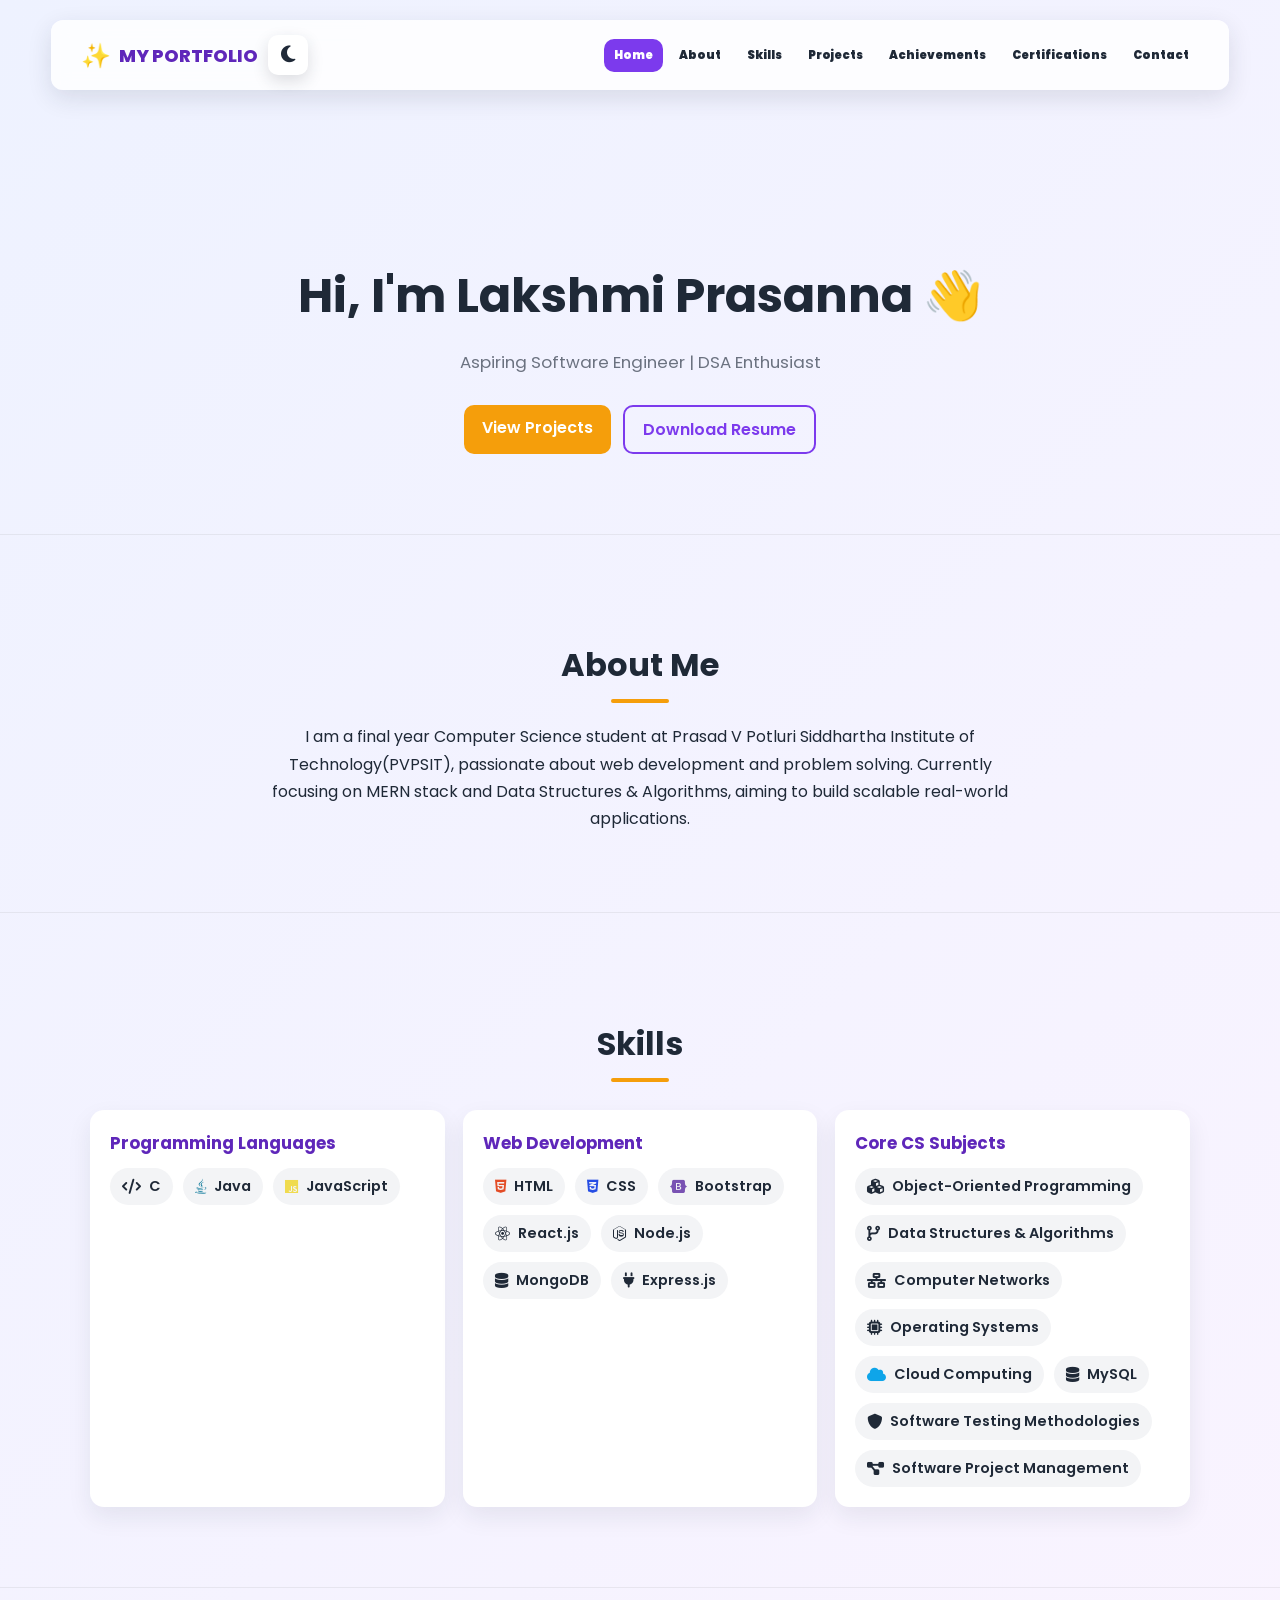
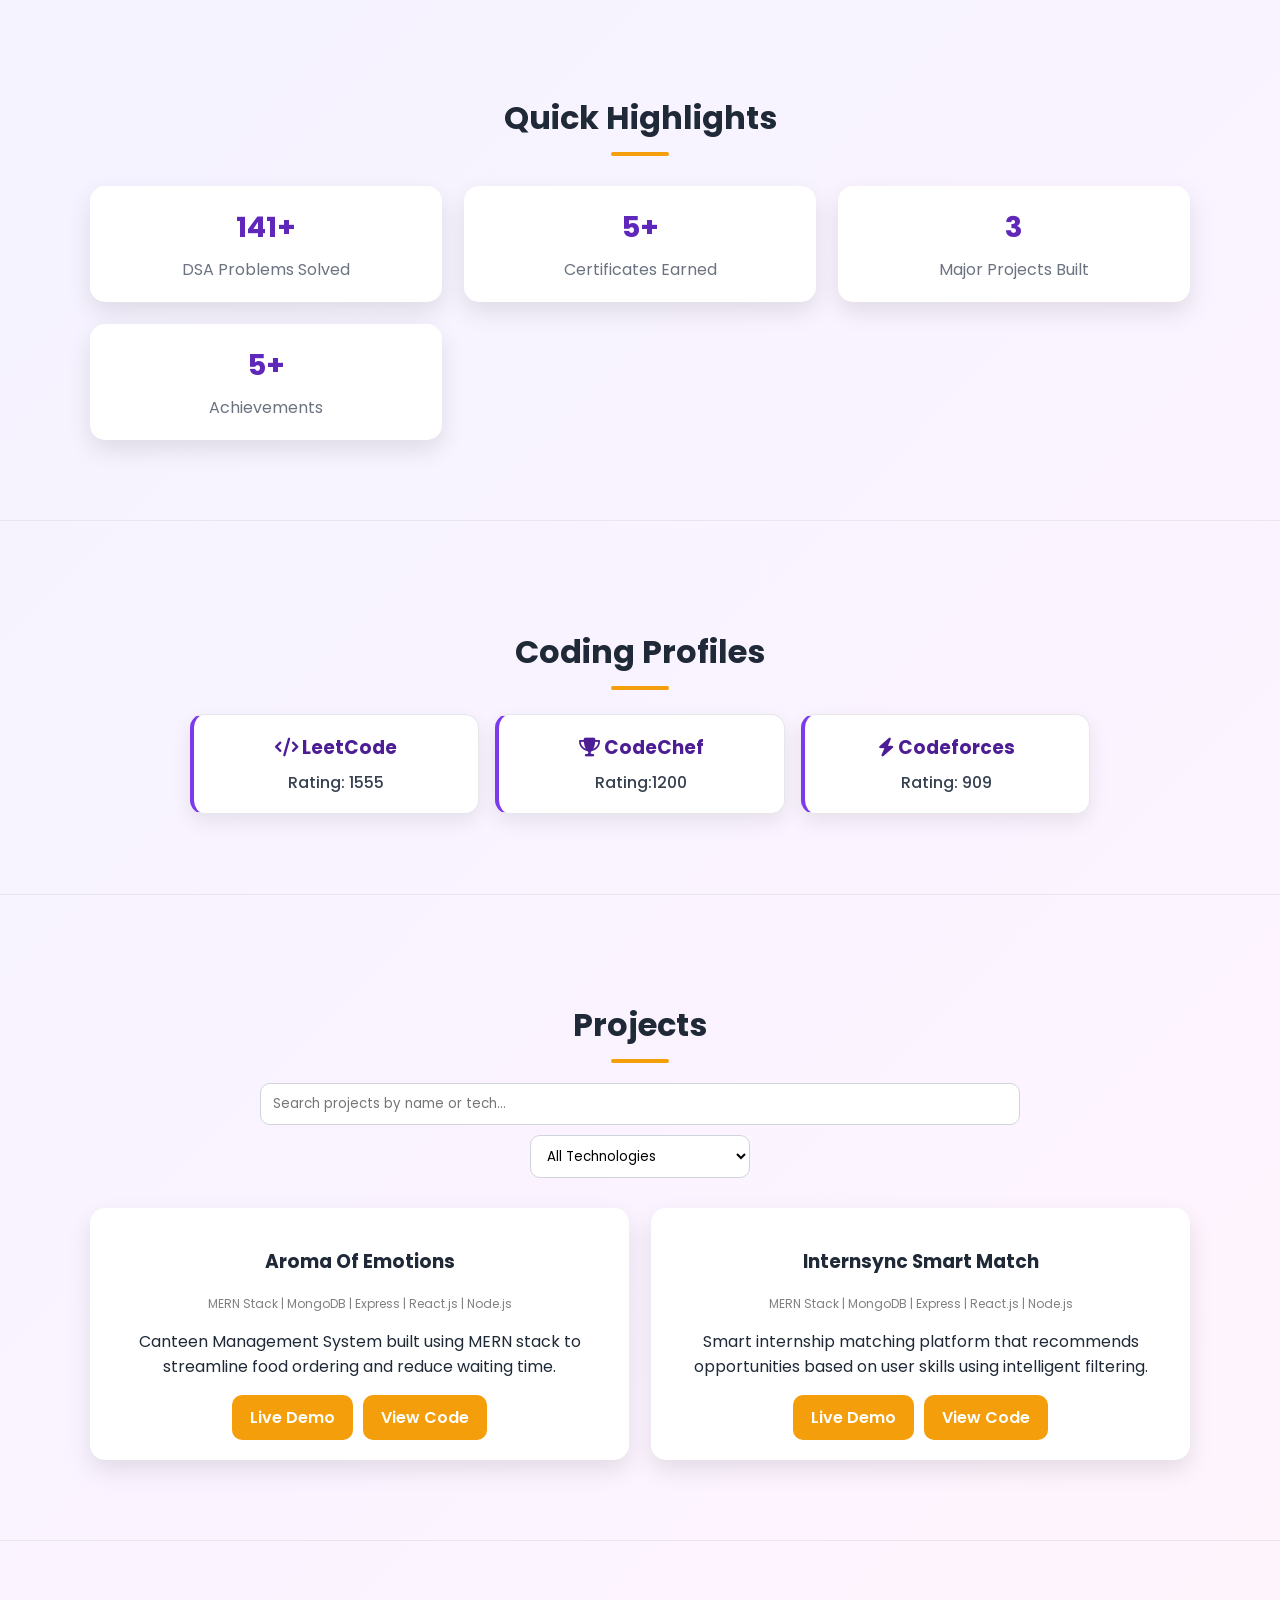
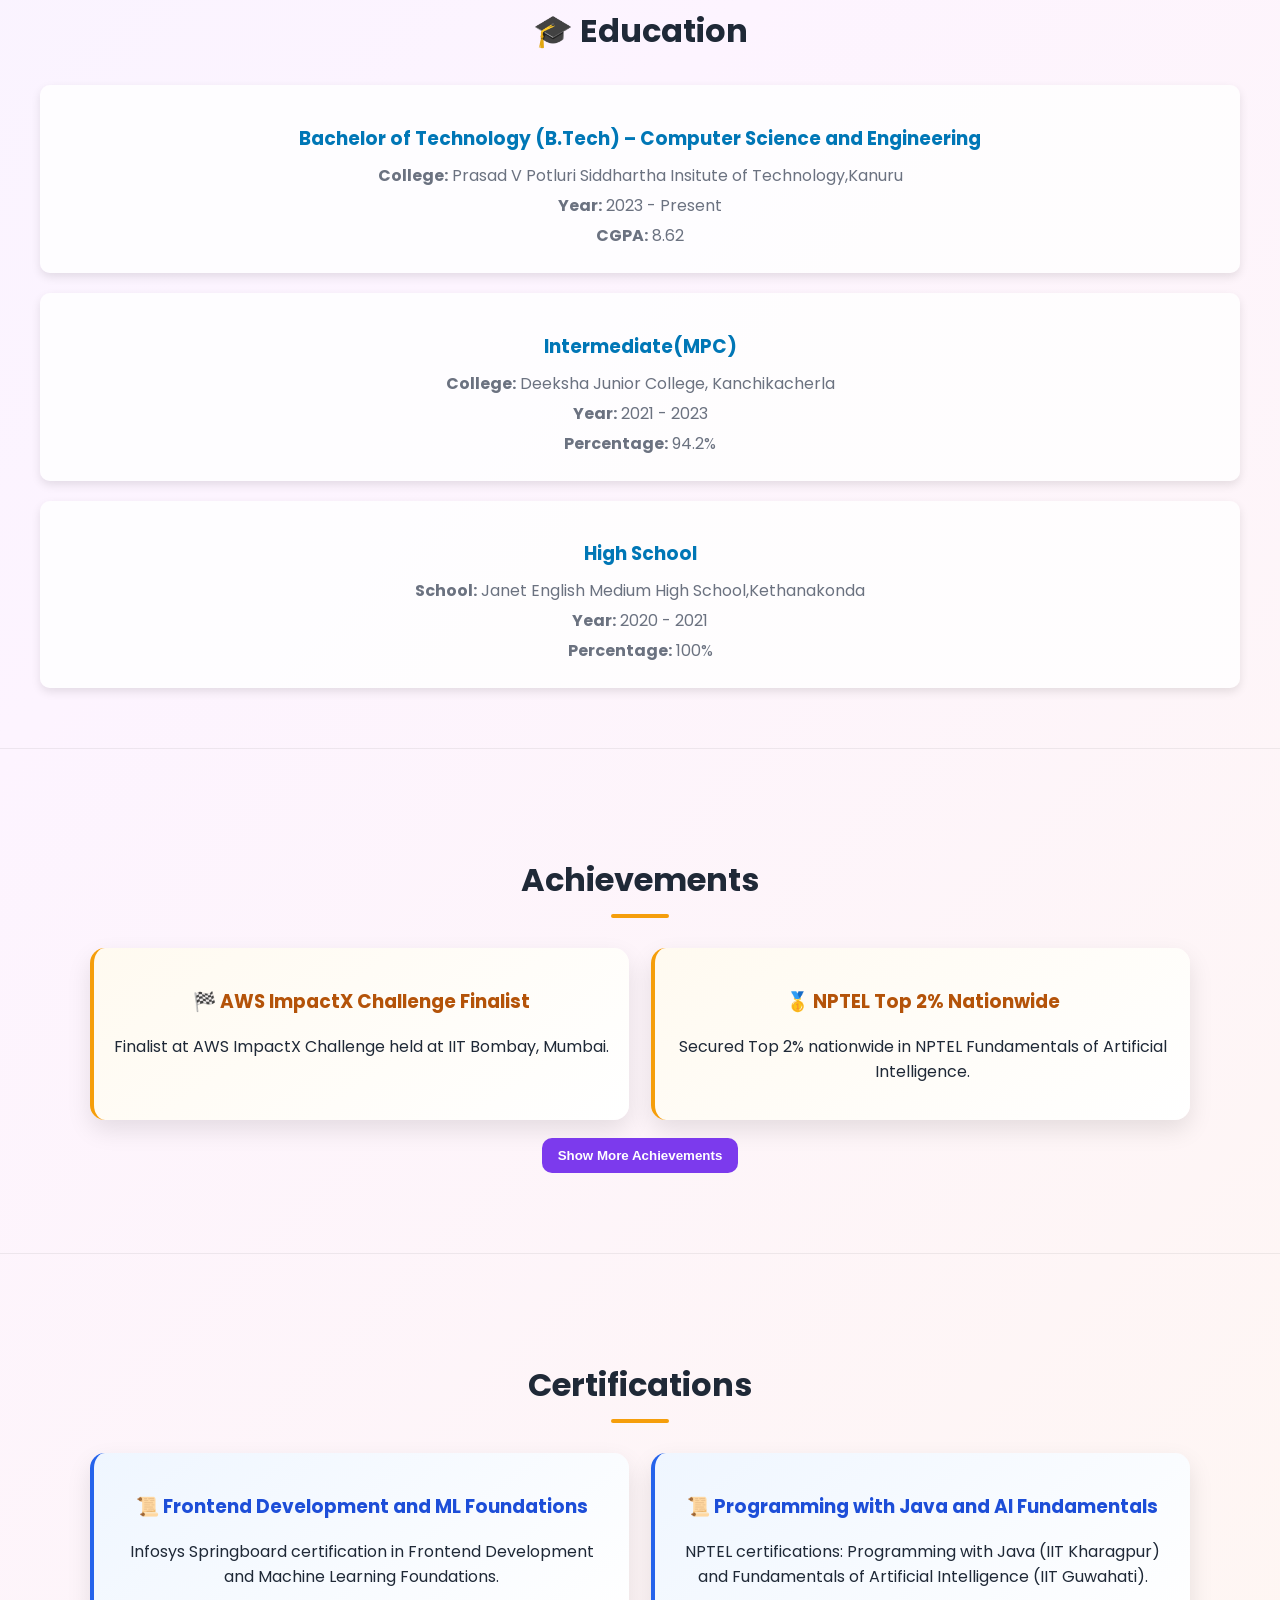
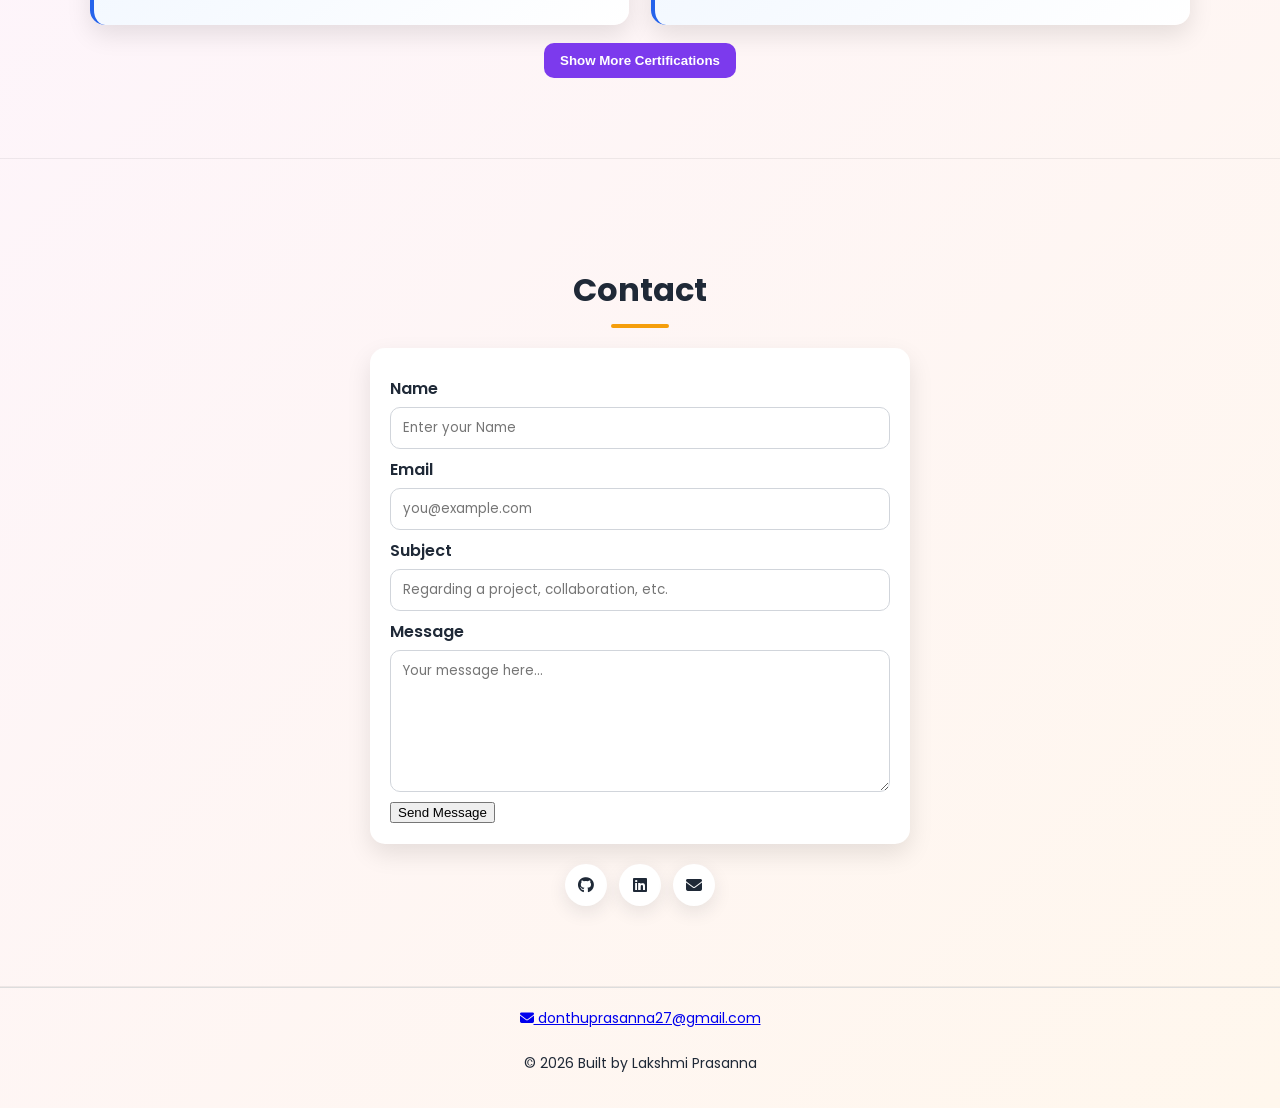
<file: Portfolio/index.html>
<!DOCTYPE html>
<html lang="en">
<head>
  <meta charset="UTF-8" />
  <meta name="viewport" content="width=device-width, initial-scale=1.0" />
  <title>My Portfolio</title>
  <link rel="preconnect" href="https://fonts.googleapis.com" />
  <link rel="preconnect" href="https://fonts.gstatic.com" crossorigin />
  <link href="https://fonts.googleapis.com/css2?family=Poppins:wght@400;500;600;700;800&display=swap" rel="stylesheet" />
  <link rel="stylesheet" href="https://cdnjs.cloudflare.com/ajax/libs/font-awesome/6.5.0/css/all.min.css" />
  <link rel="stylesheet" href="Styles.css" />
</head>
<body>
  <nav class="navbar" id="navbar">
    <div class="logo-container">
      <span class="logo-icon">✨</span>
      <span class="logo-text">MY PORTFOLIO</span>
    </div>

    <div class="nav-actions">
      <button id="themeToggle" class="theme-toggle" aria-label="Toggle dark mode">
        <i class="fa-solid fa-moon"></i>
      </button>
      <button class="menu-toggle" id="menuToggle" aria-label="Toggle menu">
        <i class="fa-solid fa-bars"></i>
      </button>
    </div>

    <div class="nav-links" id="navLinks">
      <a href="#home">Home</a>
      <a href="#about">About</a>
      <a href="#skills">Skills</a>
      <a href="#projects">Projects</a>
      <a href="#achievements">Achievements</a>
      <a href="#certifications">Certifications</a>
      <a href="#contact">Contact</a>
    </div>
  </nav>

  <section id="home" class="hero reveal">
    <h1>Hi, I'm Lakshmi Prasanna 👋</h1>
    <p id="typing"></p>
    <div class="hero-actions">
  <a href="#projects" class="btn">View Projects</a>
  <a href="Prasanna_Resume.pdf" class="btn btn-outline" download>Download Resume</a>
</div>
  </section>
 
  <section id="about" class="about reveal">
    <h2 class="section-title">About Me</h2>
    <p>
      I am a final year Computer Science student at Prasad V Potluri Siddhartha Institute of Technology(PVPSIT), passionate about web development and problem solving.
      Currently focusing on MERN stack and Data Structures &amp; Algorithms, aiming to build scalable real-world applications.
    </p>
  </section>

  <section id="skills" class="skills reveal">
    <h2 class="section-title">Skills</h2>

    <div class="skills-groups">
      <article class="skill-group">
        <h3>Programming Languages</h3>
      <ul>
        <li><i class="fa-solid fa-code"></i> C</li>
        <li><i class="fa-brands fa-java"></i> Java</li>
        <li><i class="fa-brands fa-js"></i> JavaScript</li>
      </ul>
      </article>

      <article class="skill-group">
        <h3>Web Development</h3>
        <ul>
        <li><i class="fa-brands fa-html5"></i> HTML</li>
        <li><i class="fa-brands fa-css3-alt"></i> CSS</li>
        <li><i class="fa-brands fa-bootstrap"></i> Bootstrap</li>
        <li><i class="fa-brands fa-react"></i> React.js</li>
        <li><i class="fa-brands fa-node-js"></i> Node.js</li>
        <li><i class="fa-solid fa-database"></i> MongoDB</li>
        <li><i class="fa-solid fa-plug"></i> Express.js</li>
      </ul>
      </article>

      <article class="skill-group">
        <h3>Core CS Subjects</h3>
         <ul>
        <li><i class="fa-solid fa-cubes"></i> Object-Oriented Programming</li>
        <li><i class="fa-solid fa-code-branch"></i> Data Structures & Algorithms</li>
        <li><i class="fa-solid fa-network-wired"></i> Computer Networks</li>
        <li><i class="fa-solid fa-microchip"></i> Operating Systems</li>
        <li><i class="fa-solid fa-cloud"></i> Cloud Computing</li>
        <li><i class="fa-solid fa-database"></i> MySQL</li>
        <li><i class="fa-solid fa-shield"></i> Software Testing Methodologies</li>
        <li><i class="fa-solid fa-diagram-project"></i> Software Project Management</li>
      </ul>
      </article>
    </div>
  </section>

  <section id="stats" class="stats reveal">
    <h2 class="section-title">Quick Highlights</h2>
    <div class="stats-grid">
      <div class="stat-card">
        <h3><span class="counter" data-target="150">0</span>+</h3>
        <p>DSA Problems Solved</p>
      </div>
      <div class="stat-card">
        <h3><span class="counter" id="certCounter" data-target="0">0</span>+</h3>
        <p>Certificates Earned</p>
      </div>
      <div class="stat-card">
        <h3><span class="counter" data-target="3">0</span></h3>
        <p>Major Projects Built</p>
      </div>
      <div class="stat-card">
        <h3><span class="counter" id="achievementCounter" data-target="0">0</span>+</h3>
        <p>Achievements</p>
      </div>
    </div>
  </section>
 <section id="profiles" class="profiles reveal">
  <h2 class="section-title">Coding Profiles</h2>
  <div class="profiles-grid">
    <a class="profile-card" href="https://leetcode.com/donthuprasanna9" target="_blank">
      <h3><i class="fa-solid fa-code"></i> LeetCode</h3>
      <p>Rating: 1555 </p>
    </a>

    <a class="profile-card" href="https://www.codechef.com/users/donthuprasanna9" target="_blank">
      <h3><i class="fa-solid fa-trophy"></i> CodeChef</h3>
      <p>Rating:1200 </p>
    </a>

    <a class="profile-card" href="https://codeforces.com/profile/donthuprasanna9" target="_blank">
      <h3><i class="fa-solid fa-bolt"></i> Codeforces</h3>
      <p>Rating: 909</p>
    </a>
  </div>
</section>
  <section id="projects" class="projects reveal">
    <h2 class="section-title">Projects</h2>

    <div class="project-controls">
      <input id="projectSearch" type="text" placeholder="Search projects by name or tech..." />
      <select id="techFilter" aria-label="Filter by technology">
        <option value="all">All Technologies</option>
        <option value="mern">MERN</option>
        <option value="react">React</option>
        <!-- <option value="node">Node</option> -->
      </select>
    </div>

    <div class="projects-container">
      <article class="project-card" data-tech="mern react node mongodb express">
        <h3>Aroma Of Emotions</h3>
        <p class="tech">MERN Stack | MongoDB | Express | React.js | Node.js</p>
        <p>Canteen Management System built using MERN stack to streamline food ordering and reduce waiting time.</p>
        <div class="card-actions">
          <a href="https://mern-project-frontend-olt6.onrender.com/" target="_blank" class="btn">Live Demo</a>
          <a href="https://github.com/prasanna2705/AromaOfEmotions-MERN" target="_blank" class="btn">View Code</a>
        </div>
      </article>

      <article class="project-card" data-tech="mern react node mongodb express">
        <h3>Internsync Smart Match</h3>
        <p class="tech">MERN Stack | MongoDB | Express | React.js | Node.js</p>
        <p>Smart internship matching platform that recommends opportunities based on user skills using intelligent filtering.</p>
        <div class="card-actions">
          <a href="https://intern-sync-smart-match.vercel.app/" target="_blank" class="btn">Live Demo</a>
          <a href="https://github.com/prasanna2705/Internsync-SmartMatch" target="_blank" class="btn">View Code</a>
        </div>
      </article>
    </div>
  </section>

<section id="education">
    <h2>🎓 Education</h2>

    <div class="education-item">
        <h3>Bachelor of Technology (B.Tech) – Computer Science and Engineering</h3>
        <p><strong>College:</strong> Prasad V Potluri Siddhartha Insitute of Technology,Kanuru</p>
        <p><strong>Year:</strong> 2023 - Present</p>
        <p><strong>CGPA:</strong> 8.62</p>
    </div>

    <div class="education-item">
        <h3>Intermediate(MPC) </h3>
        <p><strong>College:</strong> Deeksha Junior College, Kanchikacherla</p>
        <p><strong>Year:</strong> 2021 - 2023</p>
        <p><strong>Percentage:</strong> 94.2%</p>
    </div>

    <div class="education-item">
        <h3>High School</h3>
        <p><strong>School:</strong> Janet English Medium High School,Kethanakonda</p>
        <p><strong>Year:</strong> 2020 - 2021</p>
        <p><strong>Percentage:</strong> 100%</p>
    </div>
</section>

  <section id="achievements" class="achievements reveal">
    <h2 class="section-title">Achievements</h2>
    <div class="achievements-grid">
      <div class="card achievement-item achievement-card">
        <h3>🏁 AWS ImpactX Challenge Finalist</h3>
        <p>Finalist at AWS ImpactX Challenge held at IIT Bombay, Mumbai.</p>
      </div>
      <div class="card achievement-item achievement-card">
        <h3>🥇 NPTEL Top 2% Nationwide</h3>
        <p>Secured Top 2% nationwide in NPTEL Fundamentals of Artificial Intelligence.</p>
      </div>
      <div class="card achievement-item achievement-card more-item hidden-item">
        <h3>💡 Smart India Hackathon Selection</h3>
        <p>Selected for Smart India Hackathon (SIH), College Round participant.</p>
      </div>
      <div class="card achievement-item achievement-card more-item hidden-item">
        <h3>🛩️ Rolls-Royce Wings4Her Scholar</h3>
        <p>Awarded Rolls-Royce Wings4Her Scholarship for academic excellence.</p>
      </div>
      <div class="card achievement-item achievement-card more-item hidden-item">
        <h3>🏆 CodeChef Diamond Badge</h3>
        <p>Achieved Diamond Badge on CodeChef for a consistent problem-solving streak.</p>
      </div>
    </div>
    <button class="toggle-more-btn" id="toggleAchievementsBtn" type="button">Show More Achievements</button>
  </section>

  <section id="certifications" class="certifications reveal">
    <h2 class="section-title">Certifications</h2>
    <div class="achievements-grid certifications-grid" id="certificationsGrid">
      <div class="card cert-item cert-card">
        <h3>📜 Frontend Development and ML Foundations</h3>
        <p>Infosys Springboard certification in Frontend Development and Machine Learning Foundations.</p>
      </div>
      <div class="card cert-item cert-card">
        <h3>📜 Programming with Java and AI Fundamentals</h3>
        <p>NPTEL certifications: Programming with Java (IIT Kharagpur) and Fundamentals of Artificial Intelligence (IIT Guwahati).</p>
      </div>
      <div class="card cert-item cert-card more-item hidden-item">
        <h3>📜 Computer Science 101 (CSX0001)</h3>
        <p>Stanford University Computer Science 101 certification.</p>
      </div>
       <div class="card cert-item cert-card more-item hidden-item">
        <h3>📜TechA AWS Certified Developer Certification</h3>
        <p>Infosys SpringBoard:Cloud Computing.</p>
      </div>
      <div class="card cert-item cert-card more-item hidden-item">
        <h3>📜 Virtual Internship in Networking</h3>
        <p>Completed Virtual Internship Program in Networking by Cisco.</p>
      </div>
    </div>
    <button class="toggle-more-btn" id="toggleCertificationsBtn" type="button">Show More Certifications</button>
  </section>

  <section id="contact" class="contact reveal">
    <h2 class="section-title">Contact</h2>
    <form action="https://formspree.io/f/xkokjpwb" method="POST">
      <label for="name">Name</label>
      <input id="name" type="text" name="name" placeholder="Enter your Name" required />

      <label for="email">Email</label>
      <input id="email" type="email" name="email" placeholder="you@example.com" required />

      <label for="subject">Subject</label>
      <input id="subject" type="text" name="subject" placeholder="Regarding a project, collaboration, etc." />

      <label for="message">Message</label>
      <textarea id="message" name="message" placeholder="Your message here..." rows="6" required></textarea>

      <button id="submitBtn" type="submit">Send Message</button>
    </form>

    <div class="social-icons">
      <a href="https://github.com/prasanna2705" target="_blank" aria-label="GitHub">
        <i class="fa-brands fa-github"></i>
      </a>
      <a href="https://linkedin.com/in/lakshmi-prasanna-donthu" target="_blank" aria-label="LinkedIn">
        <i class="fa-brands fa-linkedin"></i>
      </a>
       <a href="mailto:donthuprasanna27@gmail.com">
    <i class="fa-solid fa-envelope"></i>
  </a>
    </div>
  </section>

  <button id="backToTop" aria-label="Back to top">
    <i class="fa-solid fa-arrow-up"></i>
  </button>
   <footer>
    <a href="mailto:donthuprasanna27@gmail.com">
      <i class="fa-solid fa-envelope"></i>
      donthuprasanna27@gmail.com
    </a>
  <p>© 2026 Built by Lakshmi Prasanna</p>
</footer>
  <script src="Scripts.js"></script>
</body>
</html>
</file>
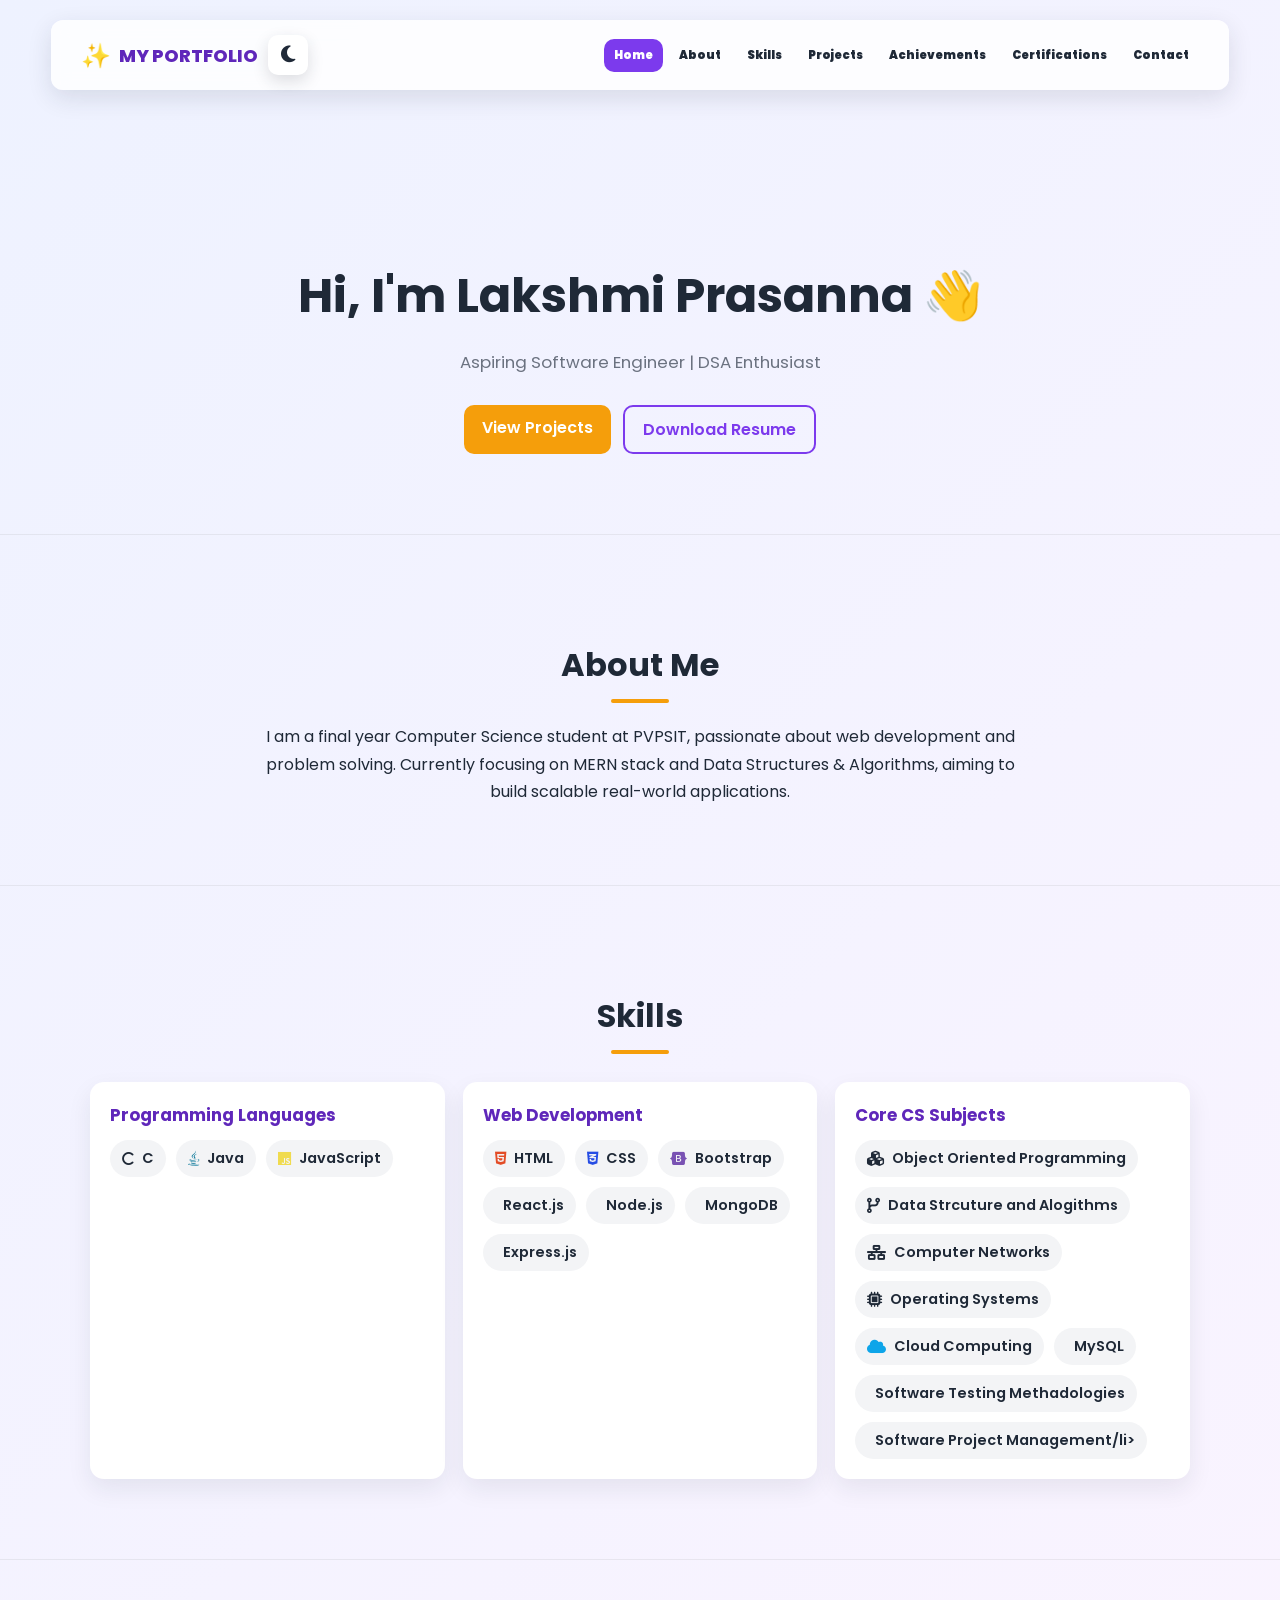
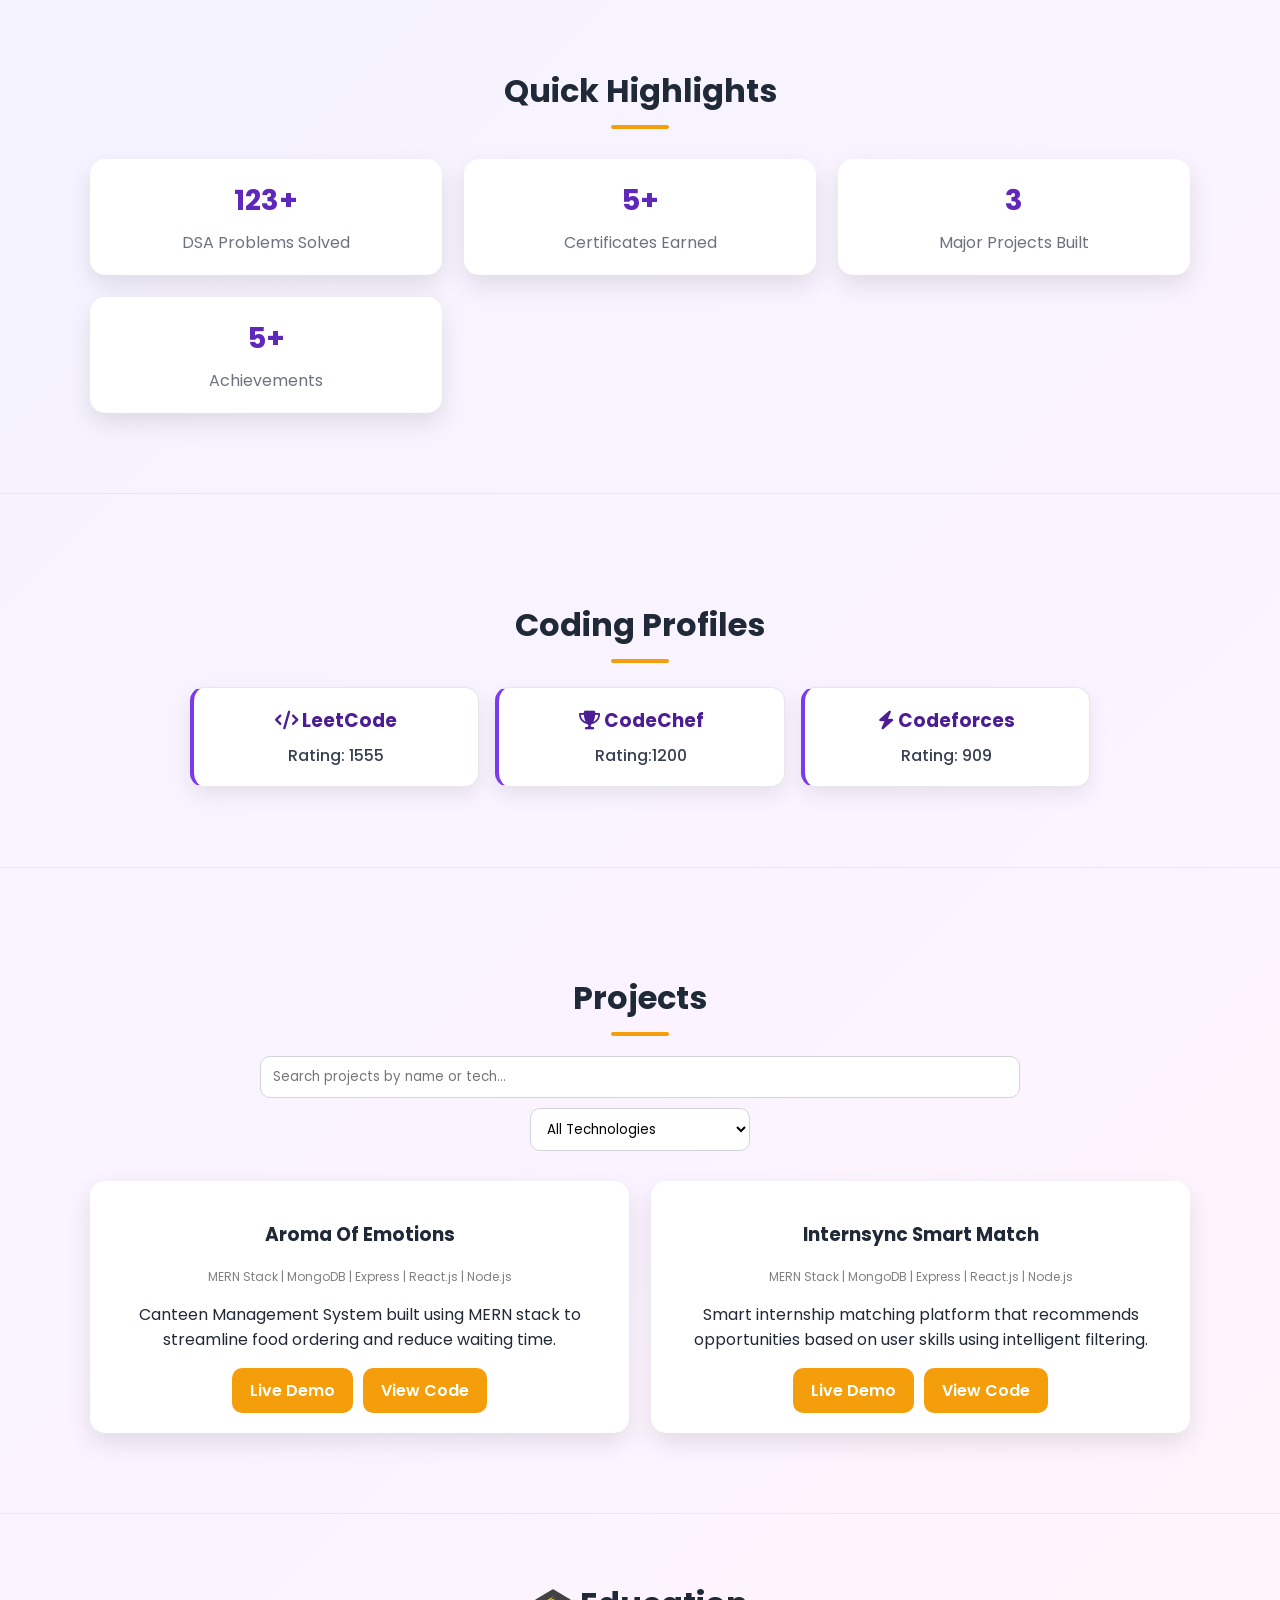
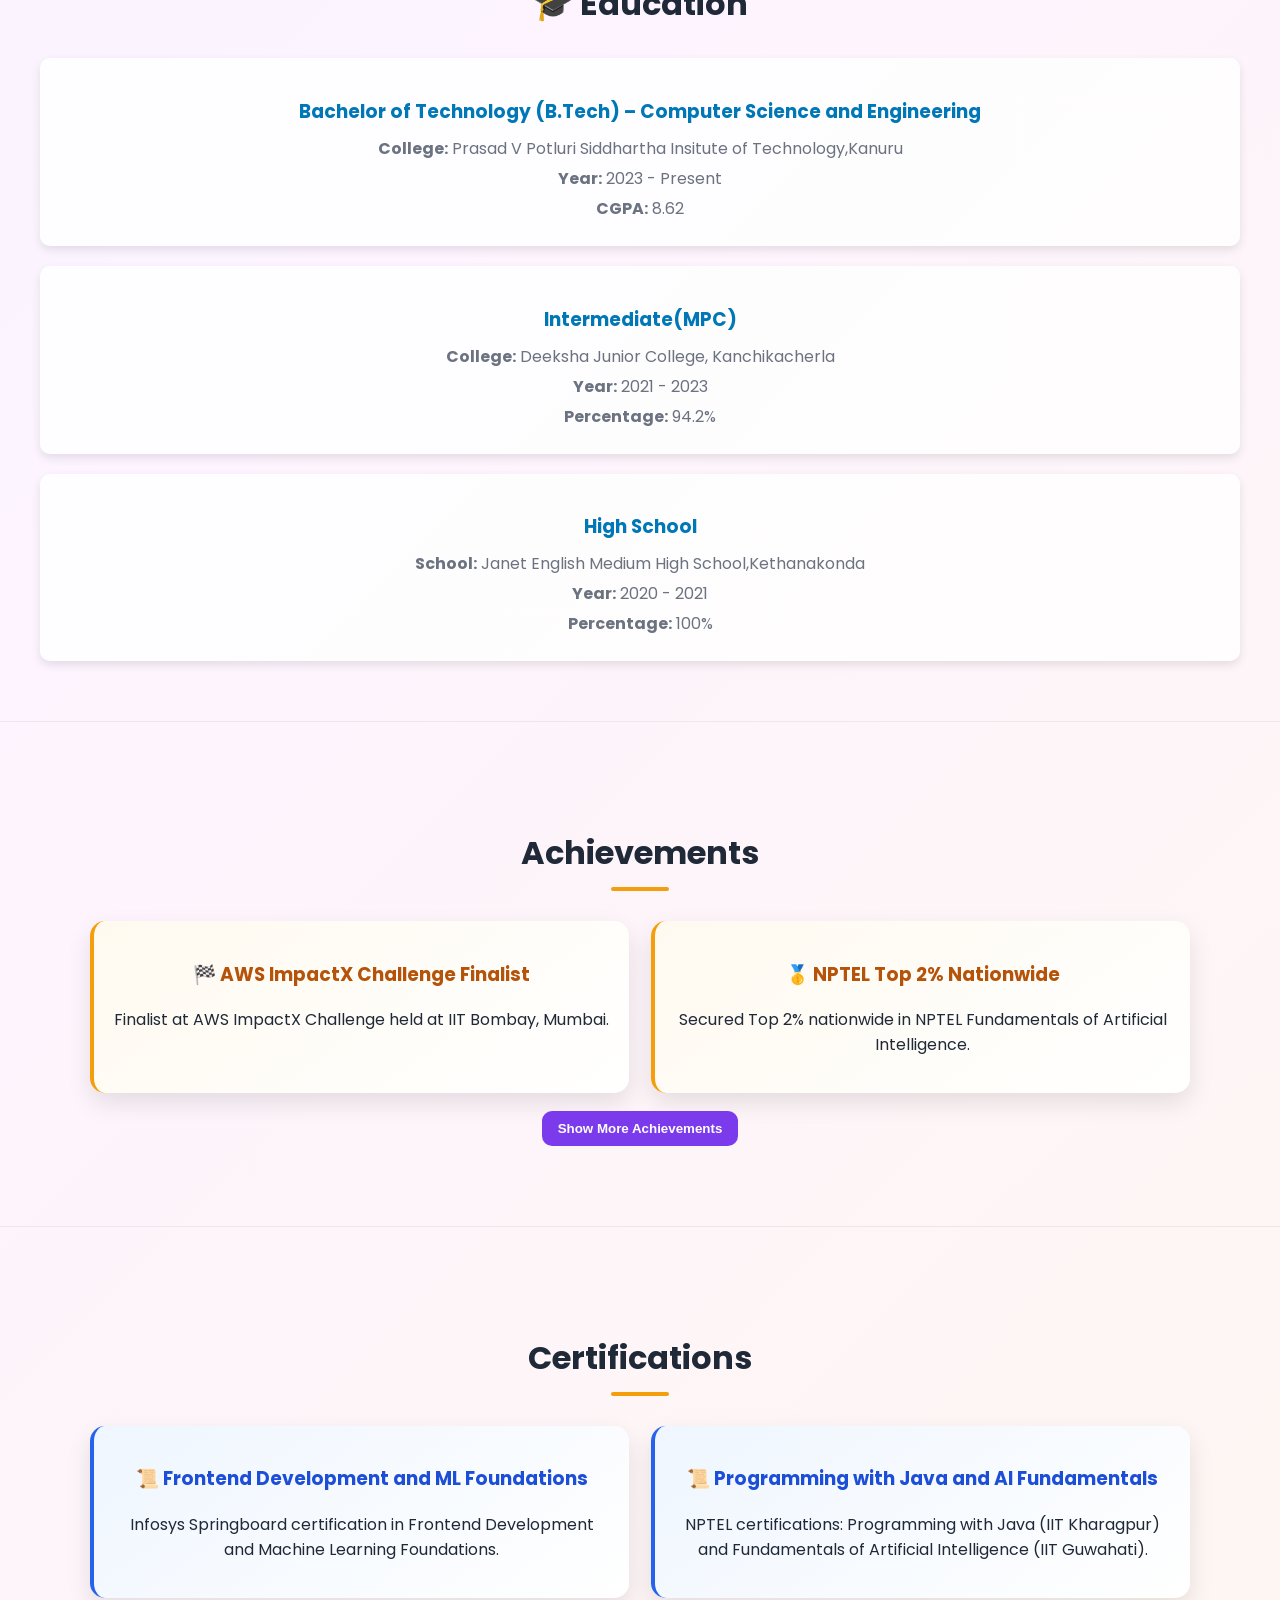
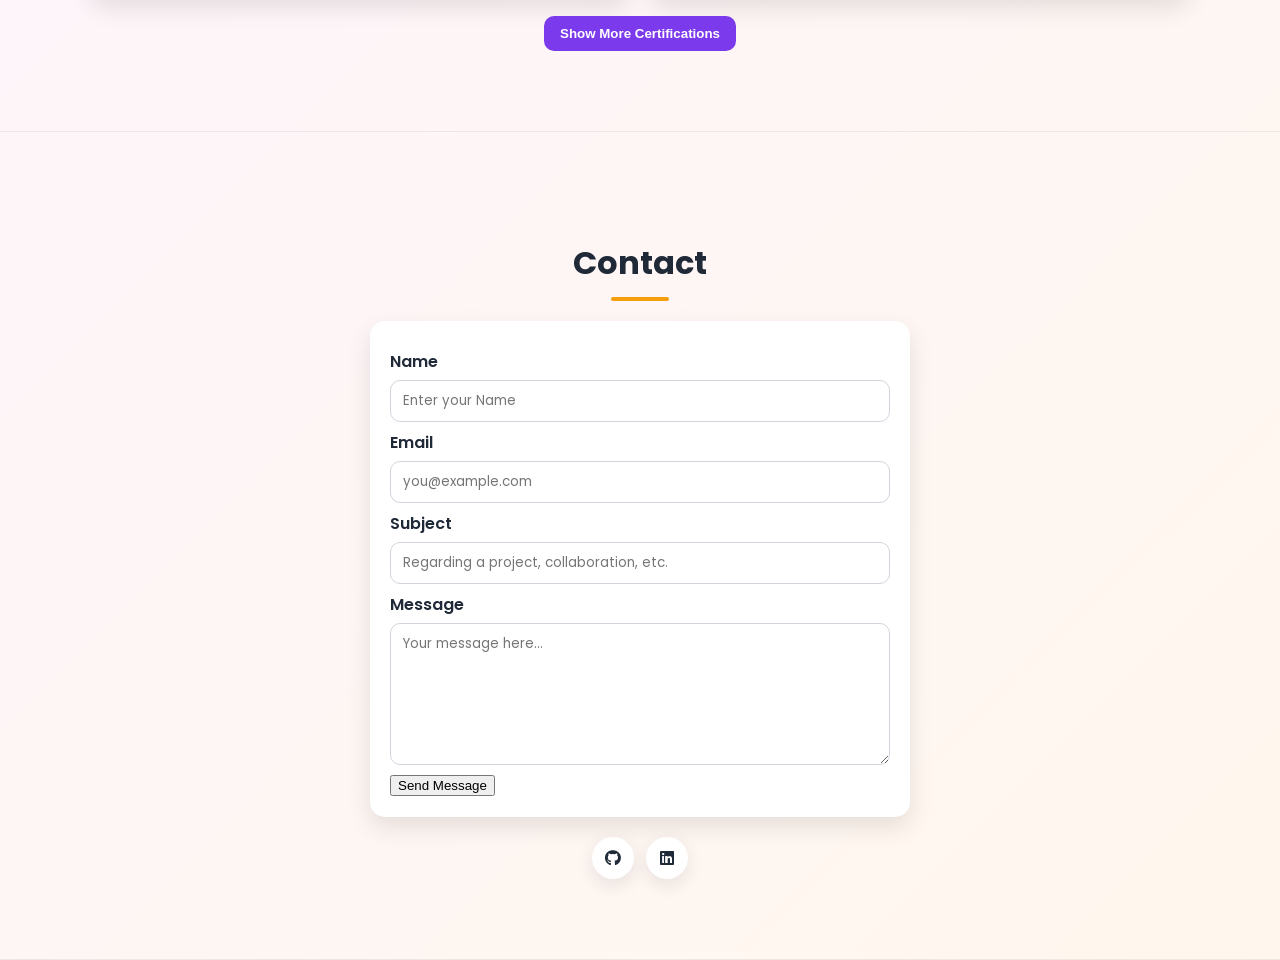
<file: Portfolio/Form.html>
<!DOCTYPE html>
<html lang="en">
<head>
  <meta charset="UTF-8" />
  <meta name="viewport" content="width=device-width, initial-scale=1.0" />
  <title>My Portfolio</title>
  <link rel="preconnect" href="https://fonts.googleapis.com" />
  <link rel="preconnect" href="https://fonts.gstatic.com" crossorigin />
  <link href="https://fonts.googleapis.com/css2?family=Poppins:wght@400;500;600;700;800&display=swap" rel="stylesheet" />
  <link rel="stylesheet" href="https://cdnjs.cloudflare.com/ajax/libs/font-awesome/6.5.0/css/all.min.css" />
  <link rel="stylesheet" href="Styles.css" />
</head>
<body>
  <nav class="navbar" id="navbar">
    <div class="logo-container">
      <span class="logo-icon">✨</span>
      <span class="logo-text">MY PORTFOLIO</span>
    </div>

    <div class="nav-actions">
      <button id="themeToggle" class="theme-toggle" aria-label="Toggle dark mode">
        <i class="fa-solid fa-moon"></i>
      </button>
      <button class="menu-toggle" id="menuToggle" aria-label="Toggle menu">
        <i class="fa-solid fa-bars"></i>
      </button>
    </div>

    <div class="nav-links" id="navLinks">
      <a href="#home">Home</a>
      <a href="#about">About</a>
      <a href="#skills">Skills</a>
      <a href="#projects">Projects</a>
      <a href="#achievements">Achievements</a>
      <a href="#certifications">Certifications</a>
      <a href="#contact">Contact</a>
    </div>
  </nav>

  <section id="home" class="hero reveal">
    <h1>Hi, I'm Lakshmi Prasanna 👋</h1>
    <p id="typing"></p>
    <div class="hero-actions">
  <a href="#projects" class="btn">View Projects</a>
  <a href="PrasannaResume2026.pdf" class="btn btn-outline" download>Download Resume</a>
</div>
  </section>
 
  <section id="about" class="about reveal">
    <h2 class="section-title">About Me</h2>
    <p>
      I am a final year Computer Science student at PVPSIT, passionate about web development and problem solving.
      Currently focusing on MERN stack and Data Structures &amp; Algorithms, aiming to build scalable real-world applications.
    </p>
  </section>

  <section id="skills" class="skills reveal">
    <h2 class="section-title">Skills</h2>

    <div class="skills-groups">
      <article class="skill-group">
        <h3>Programming Languages</h3>
        <ul>
          <li><i class="fa-solid fa-c"></i> C</li>
          <li><i class="fa-brands fa-java"></i> Java</li>
          <li><i class="fa-brands fa-js"></i> JavaScript</li>
        </ul>
      </article>

      <article class="skill-group">
        <h3>Web Development</h3>
        <ul>
          <li><i class="fa-brands fa-html5"></i> HTML</li>
          <li><i class="fa-brands fa-css3-alt"></i> CSS</li>
          <li><i class="fa-brands fa-bootstrap"></i> Bootstrap</li>
          <li><i class="fa-brands fa-react.js"></i> React.js</li>
          <li><i class="fa-brands fa-node.js"></i> Node.js</li>
          <li><i class="fa-brands fa-MongoDB"></i>MongoDB</li>
          <li><i class="fa-brands fa-"></i>Express.js</li>
          <!-- <li><i class="fa-solid fa-layer-group"></i> MERN Stack</li> -->
        </ul>
      </article>

      <article class="skill-group">
        <h3>Core CS Subjects</h3>
        <ul>
          <li><i class="fa-solid fa-cubes"></i> Object Oriented Programming </li>
          <li><i class="fa-solid fa-code-branch"></i> Data Strcuture and Alogithms</li>
          <li><i class="fa-solid fa-network-wired"></i> Computer Networks</li>
          <li><i class="fa-solid fa-microchip"></i> Operating Systems</li>
          <li><i class="fa-solid fa-cloud"></i> Cloud Computing</li>
          <li><i class="fa-brand fa-mysql"></i>MySQL</li>
          <li><i class="fa-brand fa-"></i>Software Testing Methadologies</li>
          <li><i class="fa-brand fa-"></i>Software Project Management/li>
        </ul>
      </article>
    </div>
  </section>

  <section id="stats" class="stats reveal">
    <h2 class="section-title">Quick Highlights</h2>
    <div class="stats-grid">
      <div class="stat-card">
        <h3><span class="counter" data-target="150">0</span>+</h3>
        <p>DSA Problems Solved</p>
      </div>
      <div class="stat-card">
        <h3><span class="counter" id="certCounter" data-target="0">0</span>+</h3>
        <p>Certificates Earned</p>
      </div>
      <div class="stat-card">
        <h3><span class="counter" data-target="3">0</span></h3>
        <p>Major Projects Built</p>
      </div>
      <div class="stat-card">
        <h3><span class="counter" id="achievementCounter" data-target="0">0</span>+</h3>
        <p>Achievements</p>
      </div>
    </div>
  </section>
 <section id="profiles" class="profiles reveal">
  <h2 class="section-title">Coding Profiles</h2>
  <div class="profiles-grid">
    <a class="profile-card" href="https://leetcode.com/donthuprasanna9" target="_blank">
      <h3><i class="fa-solid fa-code"></i> LeetCode</h3>
      <p>Rating: 1555 </p>
    </a>

    <a class="profile-card" href="https://www.codechef.com/users/donthuprasanna9" target="_blank">
      <h3><i class="fa-solid fa-trophy"></i> CodeChef</h3>
      <p>Rating:1200 </p>
    </a>

    <a class="profile-card" href="https://codeforces.com/profile/donthuprasanna9" target="_blank">
      <h3><i class="fa-solid fa-bolt"></i> Codeforces</h3>
      <p>Rating: 909</p>
    </a>
  </div>
</section>
  <section id="projects" class="projects reveal">
    <h2 class="section-title">Projects</h2>

    <div class="project-controls">
      <input id="projectSearch" type="text" placeholder="Search projects by name or tech..." />
      <select id="techFilter" aria-label="Filter by technology">
        <option value="all">All Technologies</option>
        <option value="mern">MERN</option>
        <option value="react">React</option>
        <!-- <option value="node">Node</option> -->
      </select>
    </div>

    <div class="projects-container">
      <article class="project-card" data-tech="mern react node mongodb express">
        <h3>Aroma Of Emotions</h3>
        <p class="tech">MERN Stack | MongoDB | Express | React.js | Node.js</p>
        <p>Canteen Management System built using MERN stack to streamline food ordering and reduce waiting time.</p>
        <div class="card-actions">
          <a href="https://mern-project-frontend-olt6.onrender.com/" target="_blank" class="btn">Live Demo</a>
          <a href="https://github.com/prasanna2705/AromaOfEmotions-MERN" target="_blank" class="btn">View Code</a>
        </div>
      </article>

      <article class="project-card" data-tech="mern react node mongodb express">
        <h3>Internsync Smart Match</h3>
        <p class="tech">MERN Stack | MongoDB | Express | React.js | Node.js</p>
        <p>Smart internship matching platform that recommends opportunities based on user skills using intelligent filtering.</p>
        <div class="card-actions">
          <a href="https://intern-sync-smart-match.vercel.app/" target="_blank" class="btn">Live Demo</a>
          <a href="https://github.com/prasanna2705/Internsync-SmartMatch" target="_blank" class="btn">View Code</a>
        </div>
      </article>
    </div>
  </section>

<section id="education">
    <h2>🎓 Education</h2>

    <div class="education-item">
        <h3>Bachelor of Technology (B.Tech) – Computer Science and Engineering</h3>
        <p><strong>College:</strong> Prasad V Potluri Siddhartha Insitute of Technology,Kanuru</p>
        <p><strong>Year:</strong> 2023 - Present</p>
        <p><strong>CGPA:</strong> 8.62</p>
    </div>

    <div class="education-item">
        <h3>Intermediate(MPC) </h3>
        <p><strong>College:</strong> Deeksha Junior College, Kanchikacherla</p>
        <p><strong>Year:</strong> 2021 - 2023</p>
        <p><strong>Percentage:</strong> 94.2%</p>
    </div>

    <div class="education-item">
        <h3>High School</h3>
        <p><strong>School:</strong> Janet English Medium High School,Kethanakonda</p>
        <p><strong>Year:</strong> 2020 - 2021</p>
        <p><strong>Percentage:</strong> 100%</p>
    </div>
</section>

  <section id="achievements" class="achievements reveal">
    <h2 class="section-title">Achievements</h2>
    <div class="achievements-grid">
      <div class="card achievement-item achievement-card">
        <h3>🏁 AWS ImpactX Challenge Finalist</h3>
        <p>Finalist at AWS ImpactX Challenge held at IIT Bombay, Mumbai.</p>
      </div>
      <div class="card achievement-item achievement-card">
        <h3>🥇 NPTEL Top 2% Nationwide</h3>
        <p>Secured Top 2% nationwide in NPTEL Fundamentals of Artificial Intelligence.</p>
      </div>
      <div class="card achievement-item achievement-card more-item hidden-item">
        <h3>💡 Smart India Hackathon Selection</h3>
        <p>Selected for Smart India Hackathon (SIH), College Round participant.</p>
      </div>
      <div class="card achievement-item achievement-card more-item hidden-item">
        <h3>🛩️ Rolls-Royce Wings4Her Scholar</h3>
        <p>Awarded Rolls-Royce Wings4Her Scholarship for academic excellence.</p>
      </div>
      <div class="card achievement-item achievement-card more-item hidden-item">
        <h3>🏆 CodeChef Diamond Badge</h3>
        <p>Achieved Diamond Badge on CodeChef for a consistent problem-solving streak.</p>
      </div>
    </div>
    <button class="toggle-more-btn" id="toggleAchievementsBtn" type="button">Show More Achievements</button>
  </section>

  <section id="certifications" class="certifications reveal">
    <h2 class="section-title">Certifications</h2>
    <div class="achievements-grid certifications-grid" id="certificationsGrid">
      <div class="card cert-item cert-card">
        <h3>📜 Frontend Development and ML Foundations</h3>
        <p>Infosys Springboard certification in Frontend Development and Machine Learning Foundations.</p>
      </div>
      <div class="card cert-item cert-card">
        <h3>📜 Programming with Java and AI Fundamentals</h3>
        <p>NPTEL certifications: Programming with Java (IIT Kharagpur) and Fundamentals of Artificial Intelligence (IIT Guwahati).</p>
      </div>
      <div class="card cert-item cert-card more-item hidden-item">
        <h3>📜 Computer Science 101 (CSX0001)</h3>
        <p>Stanford University Computer Science 101 certification.</p>
      </div>
       <div class="card cert-item cert-card more-item hidden-item">
        <h3>📜TechA AWS Certified Developer Certification</h3>
        <p>Infosys SpringBoard:Cloud Computing.</p>
      </div>
      <div class="card cert-item cert-card more-item hidden-item">
        <h3>📜 Virtual Internship in Networking</h3>
        <p>Completed Virtual Internship Program in Networking by Cisco.</p>
      </div>
    </div>
    <button class="toggle-more-btn" id="toggleCertificationsBtn" type="button">Show More Certifications</button>
  </section>

  <section id="contact" class="contact reveal">
    <h2 class="section-title">Contact</h2>
    <form action="https://formspree.io/f/xkokjpwb" method="POST">
      <label for="name">Name</label>
      <input id="name" type="text" name="name" placeholder="Enter your Name" required />

      <label for="email">Email</label>
      <input id="email" type="email" name="email" placeholder="you@example.com" required />

      <label for="subject">Subject</label>
      <input id="subject" type="text" name="subject" placeholder="Regarding a project, collaboration, etc." />

      <label for="message">Message</label>
      <textarea id="message" name="message" placeholder="Your message here..." rows="6" required></textarea>

      <button id="submitBtn" type="submit">Send Message</button>
    </form>

    <div class="social-icons">
      <a href="https://github.com/prasanna2705" target="_blank" aria-label="GitHub">
        <i class="fa-brands fa-github"></i>
      </a>
      <a href="https://linkedin.com/in/lakshmi-prasanna-donthu" target="_blank" aria-label="LinkedIn">
        <i class="fa-brands fa-linkedin"></i>
      </a>
    </div>
  </section>

  <button id="backToTop" aria-label="Back to top">
    <i class="fa-solid fa-arrow-up"></i>
  </button>

  <script src="Scripts.js"></script>
</body>
</html>
</file>
<file: Portfolio/Styles.css>
:root {
  --primary: #7c3aed;
  --primary-dark: #5f27ba;
  --accent: #f59e0b;
  --bg: #f8f7ff;
  --surface: rgba(255, 255, 255, 0.82);
  --text: #1f2937;
  --muted: #6b7280;
}

[data-theme="dark"] {
  --primary: #7c3aed;
  --primary-dark: #cbb3ff;
  --accent: #f59e0b;
  --bg: #0f172a;
  --surface: rgba(30, 41, 59, 0.82);
  --text: #e5e7eb;
  --muted: #94a3b8;
}

* {
  box-sizing: border-box;
}

html {
  scroll-behavior: smooth;
  background: linear-gradient(135deg, #eef2ff 0%, #fdf4ff 55%, #fff7ed 100%);
}

html[data-theme="dark"] {
  background: linear-gradient(135deg, #0f172a 0%, #111827 55%, #1f2937 100%);
}

body {
  margin: 0;
  font-family: "Poppins", sans-serif;
  color: var(--text);
  background: transparent;
  transition: background 0.35s ease, color 0.35s ease;
}

section {
  padding: 80px 20px;
  text-align: center;
  border-bottom: 1px solid rgba(125, 125, 125, 0.12);
}

[data-theme="dark"] section {
  border-bottom: 1px solid rgba(255, 255, 255, 0.08);
}

h1,
h2 {
  color: var(--text);
}

.section-title {
  font-size: 2rem;
  margin-bottom: 20px;
}

.section-title::after {
  content: "";
  width: 58px;
  height: 4px;
  background: var(--accent);
  border-radius: 999px;
  display: block;
  margin: 10px auto 0;
}

/* ================= NAVBAR ================= */
.navbar {
  display: flex;
  align-items: center;
  justify-content: space-between;
  padding: 15px 30px;
  background: var(--surface);
  border-radius: 12px;
  width: 92%;
  margin: 20px auto;
  position: sticky;
  top: 0;
  z-index: 1000;
  backdrop-filter: blur(8px);
  box-shadow: 0 8px 24px rgba(31, 41, 55, 0.12);
}

.logo-container {
  display: flex;
  align-items: center;
  gap: 8px;
}

.logo-icon {
  font-size: 24px;
}

.logo-text {
  font-size: 18px;
  font-weight: 800;
  color: var(--primary-dark);
}

.nav-links {
  display: flex;
  align-items: center;
  gap: 6px;
  flex: 1;
  justify-content: flex-end;
  overflow: hidden;
}
.nav-links a {
  text-decoration: none;
  color: var(--text);
  font-weight: 900;
  padding: 8px 10px;
  border-radius: 10px;
  transition: all 0.25s ease;
  white-space: nowrap;
  font-size: clamp(0.72rem, 0.9vw, 1rem);
}

.nav-links a:hover,
.nav-links a.active {
  background: var(--primary);
  color: white;
}

.nav-actions {
  display: flex;
  gap: 8px;
  align-items: center;
  margin-left: 10px;
}

.theme-toggle,
.menu-toggle {
  border: none;
  background: #ffffff;
  font-size: 1.2rem;
  color: var(--text);
  cursor: pointer;
  border-radius: 10px;
  width: 40px;
  height: 40px;
  box-shadow: 0 6px 16px rgba(31, 41, 55, 0.15);
}

[data-theme="dark"] .theme-toggle,
[data-theme="dark"] .menu-toggle {
  background: #1e293b;
}

.menu-toggle {
  display: none;
}

@media (max-width: 768px) {
  .menu-toggle {
    display: inline-flex;
    align-items: center;
    justify-content: center;
  }

  .nav-links {
    position: absolute;
    top:70px;
    right: 0;
    width:200px;
    background: var(--card-bg);
    display: none;
    flex-direction: column;
    z-index: 1000;
  }

  .nav-links.open {
    display: flex;
  }
}
/* Medium Screens */

@media (max-width: 1100px) {

  .nav-links {
    gap: 2px;
  }

  .nav-links a {
    padding: 6px 8px;
    font-size: 0.78rem;
  }

  .logo-text {
    font-size: 1rem;
  }
}

/* Smaller Tablets */

@media (max-width: 900px) {

  .nav-links a {
    font-size: 0.70rem;
    padding: 5px 6px;
  }
}
/* ================= HERO ================= */
.hero {
  background: transparent;
  padding: 150px 20px 80px;
}

.hero h1 {
  font-size: clamp(2rem, 5vw, 3rem);
  margin: 0 0 12px;
}

.hero p {
  min-height: 28px;
  font-size: 1.05rem;
  color: var(--muted);
  margin-bottom: 28px;
}

/* Keep all other sections transparent for unified page background */
.home,
.about,
.skills,
.stats,
.projects,
.achievements,
.certifications,
.contact {
  background: transparent;
}

/* ================= BUTTON ================= */
.btn {
  display: inline-block;
  text-decoration: none;
  border: none;
  border-radius: 10px;
  background: var(--accent);
  color: white;
  padding: 10px 18px;
  font-weight: 600;
  cursor: pointer;
  transition: all 0.25s ease;
}

.btn:hover {
  transform: translateY(-2px);
  background: #d97706;
}

/* ================= ABOUT ================= */
.about p {
  max-width: 760px;
  margin: 0 auto;
  line-height: 1.7;
}

/* ================= SKILLS ================= */
.skills-groups {
  max-width: 1100px;
  margin: 28px auto 0;
  display: grid;
  grid-template-columns: repeat(auto-fit, minmax(260px, 1fr));
  gap: 18px;
}

.skill-group {
  background: #fff;
  border-radius: 14px;
  padding: 20px;
  box-shadow: 0 10px 24px rgba(31, 41, 55, 0.08);
  text-align: left;
}

.skill-group h3 {
  margin: 0 0 12px;
  color: var(--primary-dark);
  font-size: 1.05rem;
}

.skill-group ul {
  list-style: none;
  margin: 0;
  padding: 0;
  display: flex;
  flex-wrap: wrap;
  gap: 10px;
}

.skill-group li {
  background: #f3f4f6;
  border-radius: 999px;
  padding: 8px 12px;
  font-weight: 600;
  font-size: 0.9rem;
  display: inline-flex;
  align-items: center;
  gap: 8px;
}

.skill-group li i {
  font-size: 0.95rem;
}

.skill-group li .fa-html5 {
  color: #e34c26;
}
.skill-group li .fa-css3-alt {
  color: #264de4;
}
.skill-group li .fa-js {
  color: #f0db4f;
}
.skill-group li .fa-bootstrap {
  color: #7952b3;
}
.skill-group li .fa-java {
  color: #007396;
}
.skill-group li .fa-cloud {
  color: #0ea5e9;
}

.profiles-grid {
  max-width: 900px;
  margin: 24px auto 0;
  display: grid;
  grid-template-columns: repeat(auto-fit, minmax(240px, 1fr));
  gap: 16px;
}

/* Coding Profiles only */
.profile-card {
  background: #ffffff;
  color: #1f2937;
  border: 1px solid #e5e7eb;
  border-left: 4px solid #7c3aed;
  border-radius: 14px;
  padding: 18px;
  text-decoration: none;
  box-shadow: 0 8px 20px rgba(0, 0, 0, 0.08);
  transition: 0.25s ease;
}

.profile-card h3 {
  margin: 0 0 8px;
  color: #4c1d95;
}

.profile-card p {
  margin: 0;
  color: #374151;
  font-weight: 500;
}

.profile-card:hover {
  transform: translateY(-4px);
  box-shadow: 0 12px 24px rgba(124, 58, 237, 0.18);
}

[data-theme="dark"] .profile-card {
  background: #1e293b;
  color: #e5e7eb;
  border: 1px solid #334155;
  border-left: 4px solid #a78bfa;
}

[data-theme="dark"] .profile-card h3 {
  color: #c4b5fd;
}

[data-theme="dark"] .profile-card p {
  color: #cbd5e1;
}

/* ================= STATS / PROJECTS / CARDS ================= */
.projects-container,
.achievements-grid,
.stats-grid {
  max-width: 1100px;
  margin: 30px auto 0;
  display: grid;
  grid-template-columns: repeat(auto-fit, minmax(280px, 1fr));
  gap: 22px;
}

.project-card,
.card,
form,
.stat-card {
  background: white;
  padding: 20px;
  border-radius: 15px;
  box-shadow: 0 10px 25px rgba(0, 0, 0, 0.1);
  transition: all 0.3s ease;
}

.project-card:hover,
.card:hover {
  transform: translateY(-8px) scale(1.01);
}

.tech {
  font-size: 12px;
  color: gray;
  margin: 10px 0;
}

.project-controls {
  max-width: 760px;
  margin: 0 auto 18px;
  display: flex;
  gap: 10px;
  justify-content: center;
  flex-wrap: wrap;
}

.project-controls input,
.project-controls select {
  border: 1px solid #d1d5db;
  border-radius: 10px;
  padding: 10px 12px;
  min-width: 220px;
  font-family: inherit;
  background: #fff;
}

[data-theme="dark"] .project-controls input,
[data-theme="dark"] .project-controls select {
  background: #1e293b;
  color: var(--text);
  border-color: #334155;
}

.hidden-project {
  display: none;
}

.hidden-item {
  display: none;
}

.toggle-more-btn {
  margin-top: 18px;
  border: none;
  border-radius: 10px;
  background: var(--primary);
  color: #fff;
  padding: 10px 16px;
  font-weight: 600;
  cursor: pointer;
  transition: all 0.25s ease;
}

.toggle-more-btn:hover {
  transform: translateY(-1px);
  background: var(--primary-dark);
}

.stat-card h3 {
  margin: 0 0 8px;
  font-size: 1.8rem;
  color: var(--primary-dark);
}

.stat-card p {
  margin: 0;
  color: var(--muted);
}
/* Education Section */
#education {
    padding: 40px;
    background-color:transparent;
}

#education h2 {
    text-align: center;
    font-size: 32px;
    margin-bottom: 30px;
    color: var(--text);
}

.education-item {
    background-color:var(--surface);
    padding: 20px;
    margin-bottom: 20px;
    border-radius: 10px;
    box-shadow: 0px 4px 10px rgba(0, 0, 0, 0.1);
}

.education-item h3 {
    color: #0077b6;
    margin-bottom: 10px;
}

.education-item p {
    font-size: 16px;
    color: var(--muted);
    margin: 5px 0;
}


/* ================= ACHIEVEMENTS / CERTIFICATIONS ================= */
.achievement-card {
  border-left: 4px solid #f59e0b;
  background: linear-gradient(145deg, #fffaf0, #ffffff);
}

.achievement-card h3 {
  color: #b45309;
}

.cert-card {
  border-left: 4px solid #2563eb;
  background: linear-gradient(145deg, #eff6ff, #ffffff);
}

.cert-card h3 {
  color: #1d4ed8;
}

.card-actions {
  display: flex;
  gap: 10px;
  justify-content: center;
  flex-wrap: wrap;
  margin-top: 14px;
}

/* ================= CONTACT ================= */
.contact {
  font-style: normal;
}

form {
  max-width: 540px;
  margin: 20px auto;
  text-align: left;
}

label {
  display: block;
  margin: 8px 0 6px;
  font-weight: 600;
}

input,
textarea {
  width: 100%;
  border: 1px solid #d1d5db;
  border-radius: 10px;
  padding: 10px 12px;
  font-family: inherit;
}

input:focus,
textarea:focus {
  outline: none;
  border-color: var(--primary);
  box-shadow: 0 0 0 3px rgba(124, 58, 237, 0.2);
}

#submitBtn.success {
  background: #16a34a;
}

.social-icons {
  margin-top: 16px;
  display: flex;
  justify-content: center;
  gap: 12px;
}

.social-icons a {
  width: 42px;
  height: 42px;
  border-radius: 50%;
  display: grid;
  place-items: center;
  text-decoration: none;
  color: var(--text);
  background: white;
  box-shadow: 0 6px 18px rgba(31, 41, 55, 0.1);
}

.social-icons a:hover {
  background: var(--primary);
  color: white;
}

#backToTop {
  position: fixed;
  right: 20px;
  bottom: 20px;
  border: none;
  width: 42px;
  height: 42px;
  border-radius: 50%;
  color: white;
  background: var(--primary);
  cursor: pointer;
  opacity: 0;
  visibility: hidden;
  transition: all 0.25s ease;
}

#backToTop.show {
  opacity: 1;
  visibility: visible;
}

/* ================= REVEAL ================= */
.reveal {
  opacity: 0;
  transform: translateY(20px);
  transition: all 0.6s ease;
}

.reveal.show {
  opacity: 1;
  transform: translateY(0);
}

/* ================= DARK MODE COMPONENTS ================= */
[data-theme="dark"] .project-card,
[data-theme="dark"] .card,
[data-theme="dark"] form,
[data-theme="dark"] .stat-card,
[data-theme="dark"] .social-icons a,
[data-theme="dark"] .nav-links,
[data-theme="dark"] .skill-group {
  background: #1e293b;
  color: var(--text);
}

[data-theme="dark"] .achievement-card {
  border-left-color: #fbbf24;
  background: linear-gradient(145deg, #1f2937, #111827);
}

[data-theme="dark"] .achievement-card h3 {
  color: #fcd34d;
}

[data-theme="dark"] .cert-card {
  border-left-color: #60a5fa;
  background: linear-gradient(145deg, #1e3a8a, #0f172a);
}

[data-theme="dark"] .cert-card h3 {
  color: #93c5fd;
}

[data-theme="dark"] .toggle-more-btn {
  background: #7c3aed;
}

[data-theme="dark"] input,
[data-theme="dark"] textarea {
  background: #0f172a;
  color: var(--text);
  border-color: #334155;
}

[data-theme="dark"] .skill-group li {
  background: #334155;
  color: #e5e7eb;
}

[data-theme="dark"] .skill-group li i {
  color: #cbd5e1;
}
.hero-actions {
  display: flex;
  gap: 12px;
  justify-content: center;
  flex-wrap: wrap;
}

.btn-outline {
  background: transparent;
  color: var(--primary);
  border: 2px solid var(--primary);
}

.btn-outline:hover {
  background: var(--primary);
  color: #fff;
}
footer {
  display: flex;
  flex-direction: column;
  align-items: center;
  justify-content: center;
  gap: 10px;
  padding: 20px;
  border-top: 1px solid #ddd;
  font-size: 14px;
}

/* ================= RESPONSIVE ================= */
/* @media (max-width: 768px) {
  .menu-toggle {
    display: block;
  }

  .navbar {
    width: 94%;
    padding: 12px 14px;
  }

  .nav-links {
    position: absolute;
    top: 64px;
    left: 0;
    right: 0;
    margin: 0 auto;
    width: min(96%, 1100px);
    border-radius: 16px;
    background: white;
    display: none;
    flex-direction: column;
    padding: 10px;
    box-shadow: 0 10px 30px rgba(31, 41, 55, 0.15);
  }

  .nav-links.open {
    display: flex;
  }
} */
</file>
